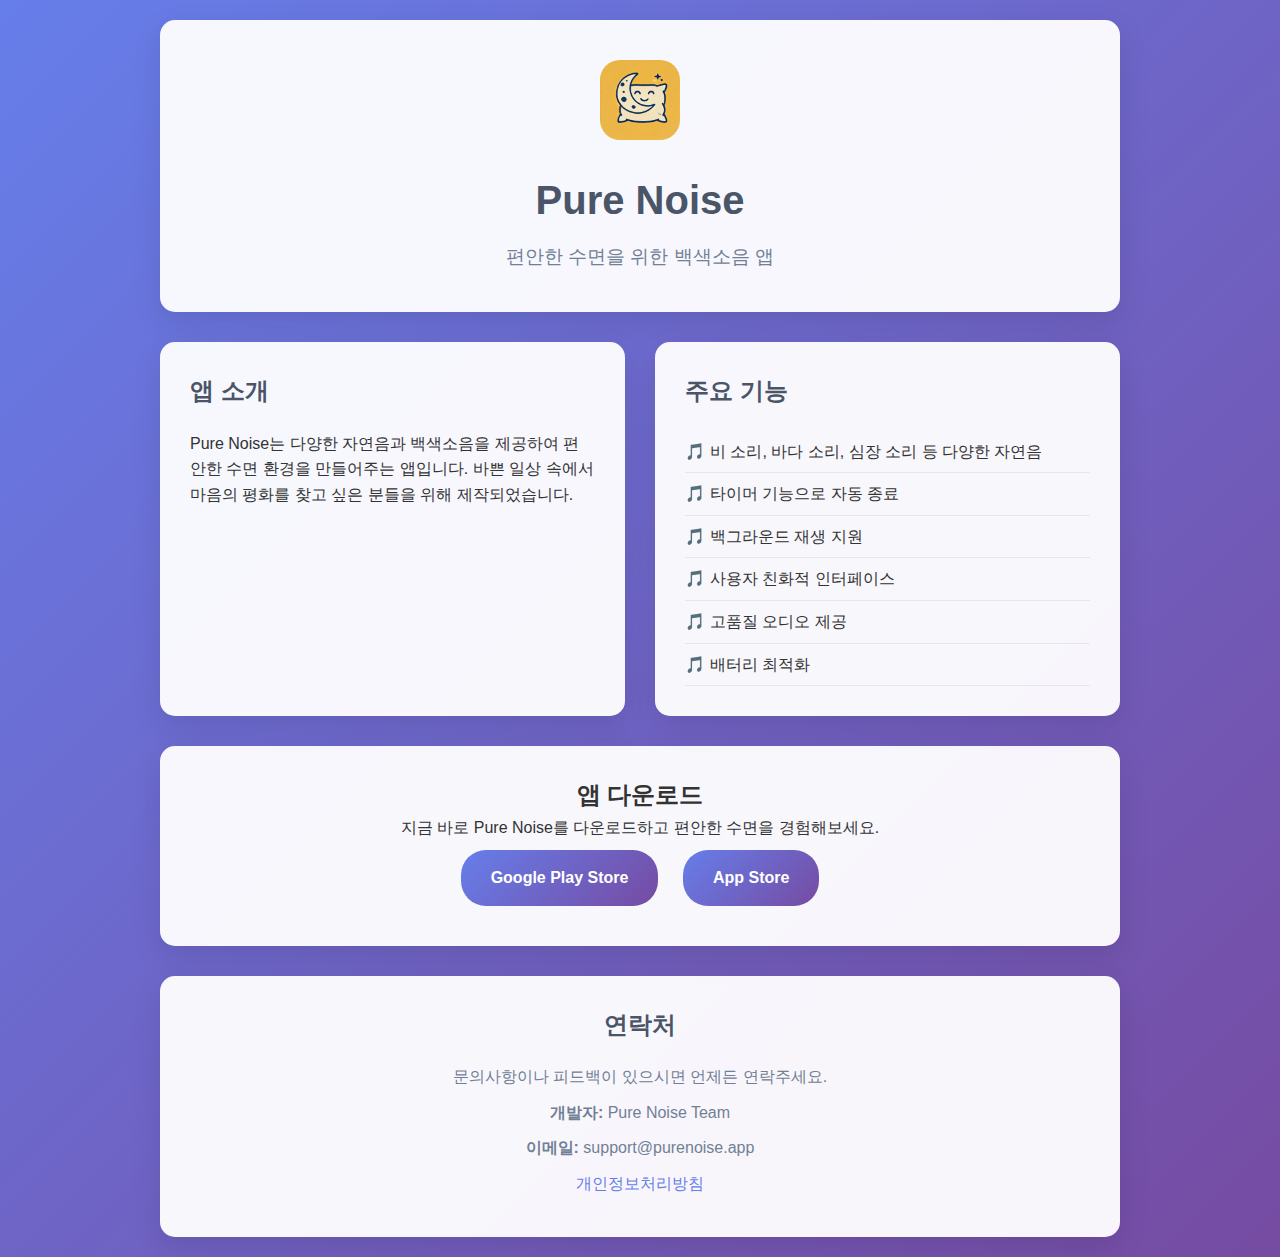
<file: index.html>
<!DOCTYPE html>
<html lang="ko">
<head>
    <meta charset="UTF-8">
    <meta name="viewport" content="width=device-width, initial-scale=1.0">
    <title>Pure Noise - 개발자 페이지</title>
    <style>
        * {
            margin: 0;
            padding: 0;
            box-sizing: border-box;
        }
        
        body {
            font-family: 'Segoe UI', Tahoma, Geneva, Verdana, sans-serif;
            line-height: 1.6;
            color: #333;
            background: linear-gradient(135deg, #667eea 0%, #764ba2 100%);
            min-height: 100vh;
        }
        
        .container {
            max-width: 1000px;
            margin: 0 auto;
            padding: 20px;
        }
        
        .header {
            text-align: center;
            background: rgba(255, 255, 255, 0.95);
            padding: 40px 20px;
            border-radius: 15px;
            margin-bottom: 30px;
            box-shadow: 0 10px 30px rgba(0, 0, 0, 0.1);
        }
        
        .header h1 {
            font-size: 2.5em;
            color: #4a5568;
            margin-bottom: 10px;
        }
        
        .header p {
            font-size: 1.2em;
            color: #718096;
        }
        
        .content {
            display: grid;
            grid-template-columns: repeat(auto-fit, minmax(300px, 1fr));
            gap: 30px;
        }
        
        .card {
            background: rgba(255, 255, 255, 0.95);
            padding: 30px;
            border-radius: 15px;
            box-shadow: 0 10px 30px rgba(0, 0, 0, 0.1);
            transition: transform 0.3s ease;
        }
        
        .card:hover {
            transform: translateY(-5px);
        }
        
        .card h2 {
            color: #4a5568;
            margin-bottom: 20px;
            font-size: 1.5em;
        }
        
        .feature-list {
            list-style: none;
        }
        
        .feature-list li {
            padding: 8px 0;
            border-bottom: 1px solid #e2e8f0;
            position: relative;
            padding-left: 25px;
        }
        
        .feature-list li:before {
            content: "🎵";
            position: absolute;
            left: 0;
        }
        
        .contact-info {
            background: rgba(255, 255, 255, 0.95);
            padding: 30px;
            border-radius: 15px;
            box-shadow: 0 10px 30px rgba(0, 0, 0, 0.1);
            text-align: center;
            margin-top: 30px;
        }
        
        .contact-info h2 {
            color: #4a5568;
            margin-bottom: 20px;
        }
        
        .contact-info p {
            margin-bottom: 10px;
            color: #718096;
        }
        
        .download-section {
            background: rgba(255, 255, 255, 0.95);
            padding: 30px;
            border-radius: 15px;
            box-shadow: 0 10px 30px rgba(0, 0, 0, 0.1);
            text-align: center;
            margin-top: 30px;
        }
        
        .download-btn {
            display: inline-block;
            background: linear-gradient(135deg, #667eea 0%, #764ba2 100%);
            color: white;
            padding: 15px 30px;
            text-decoration: none;
            border-radius: 25px;
            font-weight: bold;
            transition: transform 0.3s ease;
            margin: 10px;
        }
        
        .download-btn:hover {
            transform: scale(1.05);
        }
        
        @media (max-width: 768px) {
            .header h1 {
                font-size: 2em;
            }
            
            .content {
                grid-template-columns: 1fr;
            }
        }
    </style>
</head>
<body>
    <div class="container">
        <div class="header">
            <img src="app_icon.png" alt="Pure Noise App Icon" style="width: 80px; height: 80px; border-radius: 20px; margin-bottom: 20px;">
            <h1>Pure Noise</h1>
            <p>편안한 수면을 위한 백색소음 앱</p>
        </div>
        
        <div class="content">
            <div class="card">
                <h2>앱 소개</h2>
                <p>Pure Noise는 다양한 자연음과 백색소음을 제공하여 편안한 수면 환경을 만들어주는 앱입니다. 
                바쁜 일상 속에서 마음의 평화를 찾고 싶은 분들을 위해 제작되었습니다.</p>
            </div>
            
            <div class="card">
                <h2>주요 기능</h2>
                <ul class="feature-list">
                    <li>비 소리, 바다 소리, 심장 소리 등 다양한 자연음</li>
                    <li>타이머 기능으로 자동 종료</li>
                    <li>백그라운드 재생 지원</li>
                    <li>사용자 친화적 인터페이스</li>
                    <li>고품질 오디오 제공</li>
                    <li>배터리 최적화</li>
                </ul>
            </div>
        </div>
        
        <div class="download-section">
            <h2>앱 다운로드</h2>
            <p>지금 바로 Pure Noise를 다운로드하고 편안한 수면을 경험해보세요.</p>
            <a href="https://play.google.com/store/apps/details?id=com.orbt.pure_noise_test" class="download-btn" target="_blank">Google Play Store</a>
            <a href="#" class="download-btn">App Store</a>
        </div>
        
        <div class="contact-info">
            <h2>연락처</h2>
            <p>문의사항이나 피드백이 있으시면 언제든 연락주세요.</p>
            <p><strong>개발자:</strong> Pure Noise Team</p>
            <p><strong>이메일:</strong> support@purenoise.app</p>
            <p><a href="privacy-policy.html" style="color: #667eea; text-decoration: none;">개인정보처리방침</a></p>
        </div>
    </div>
</body>
</html>
</file>
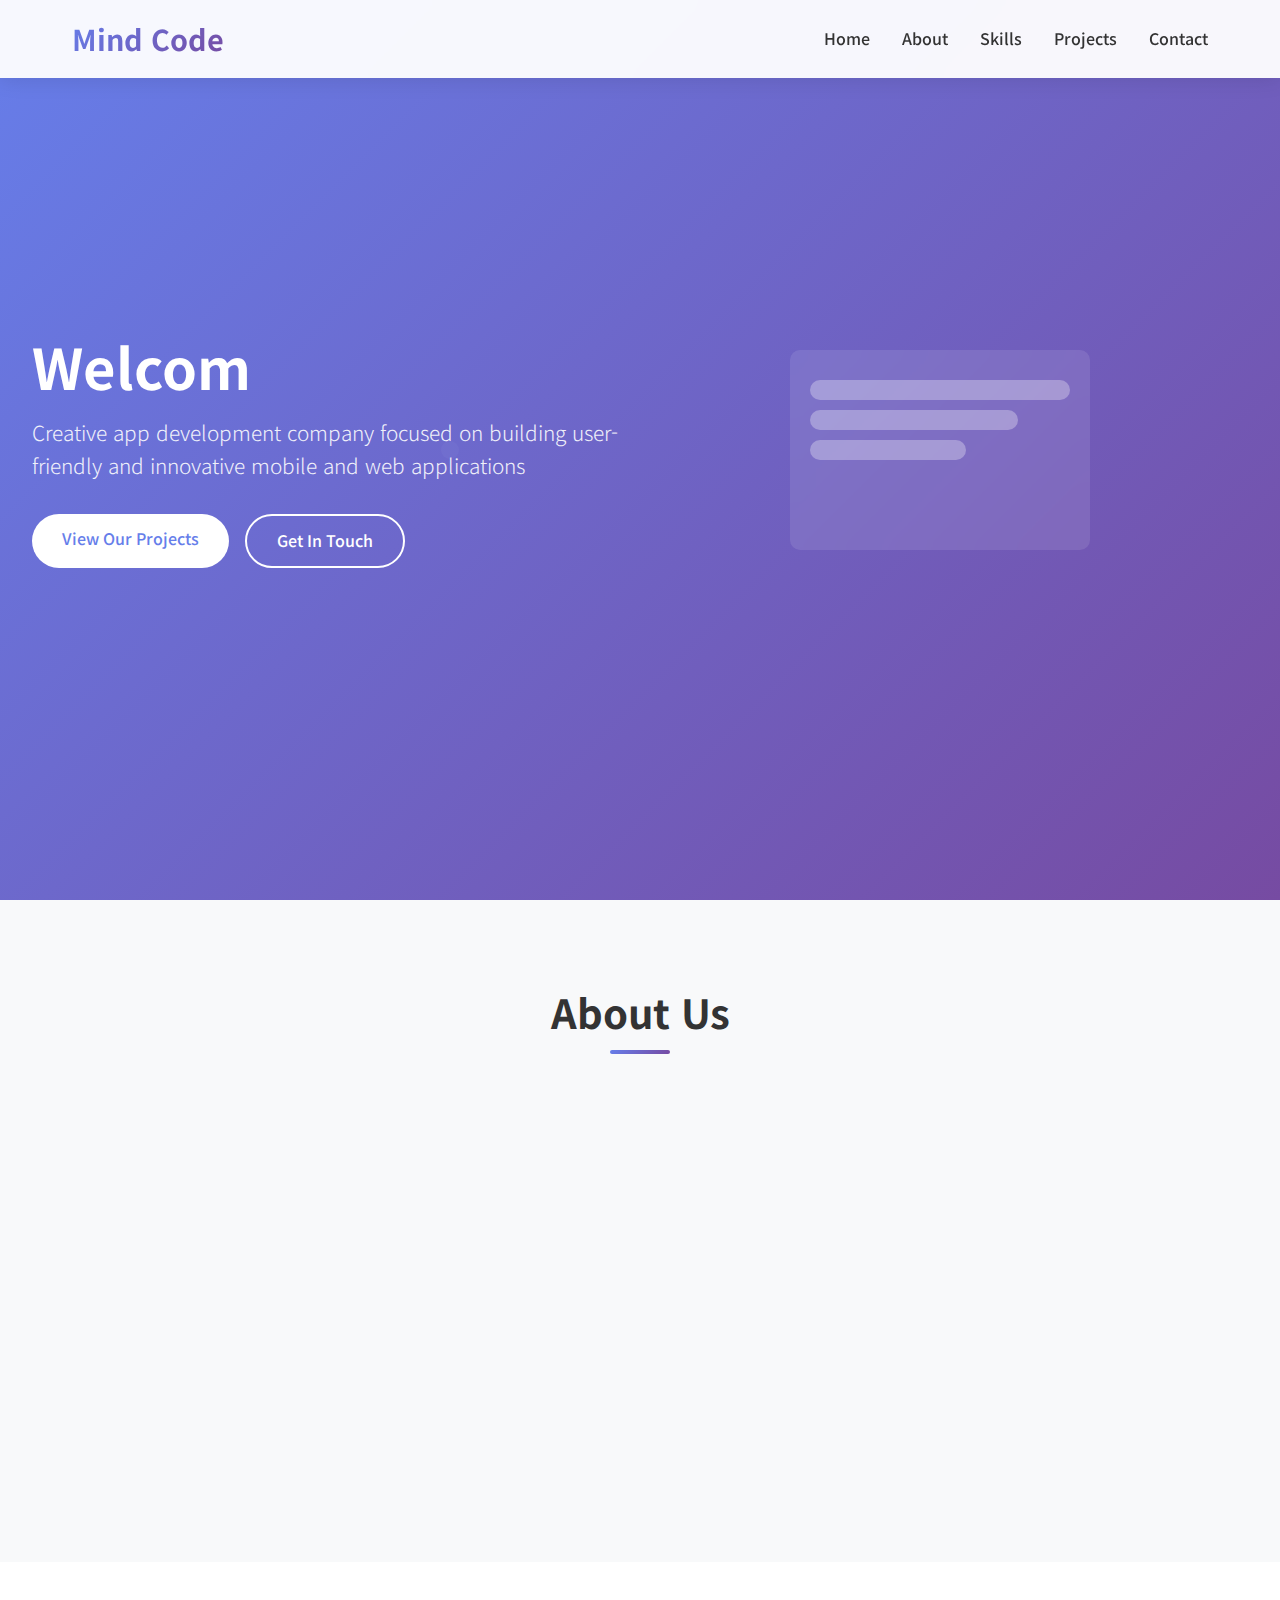
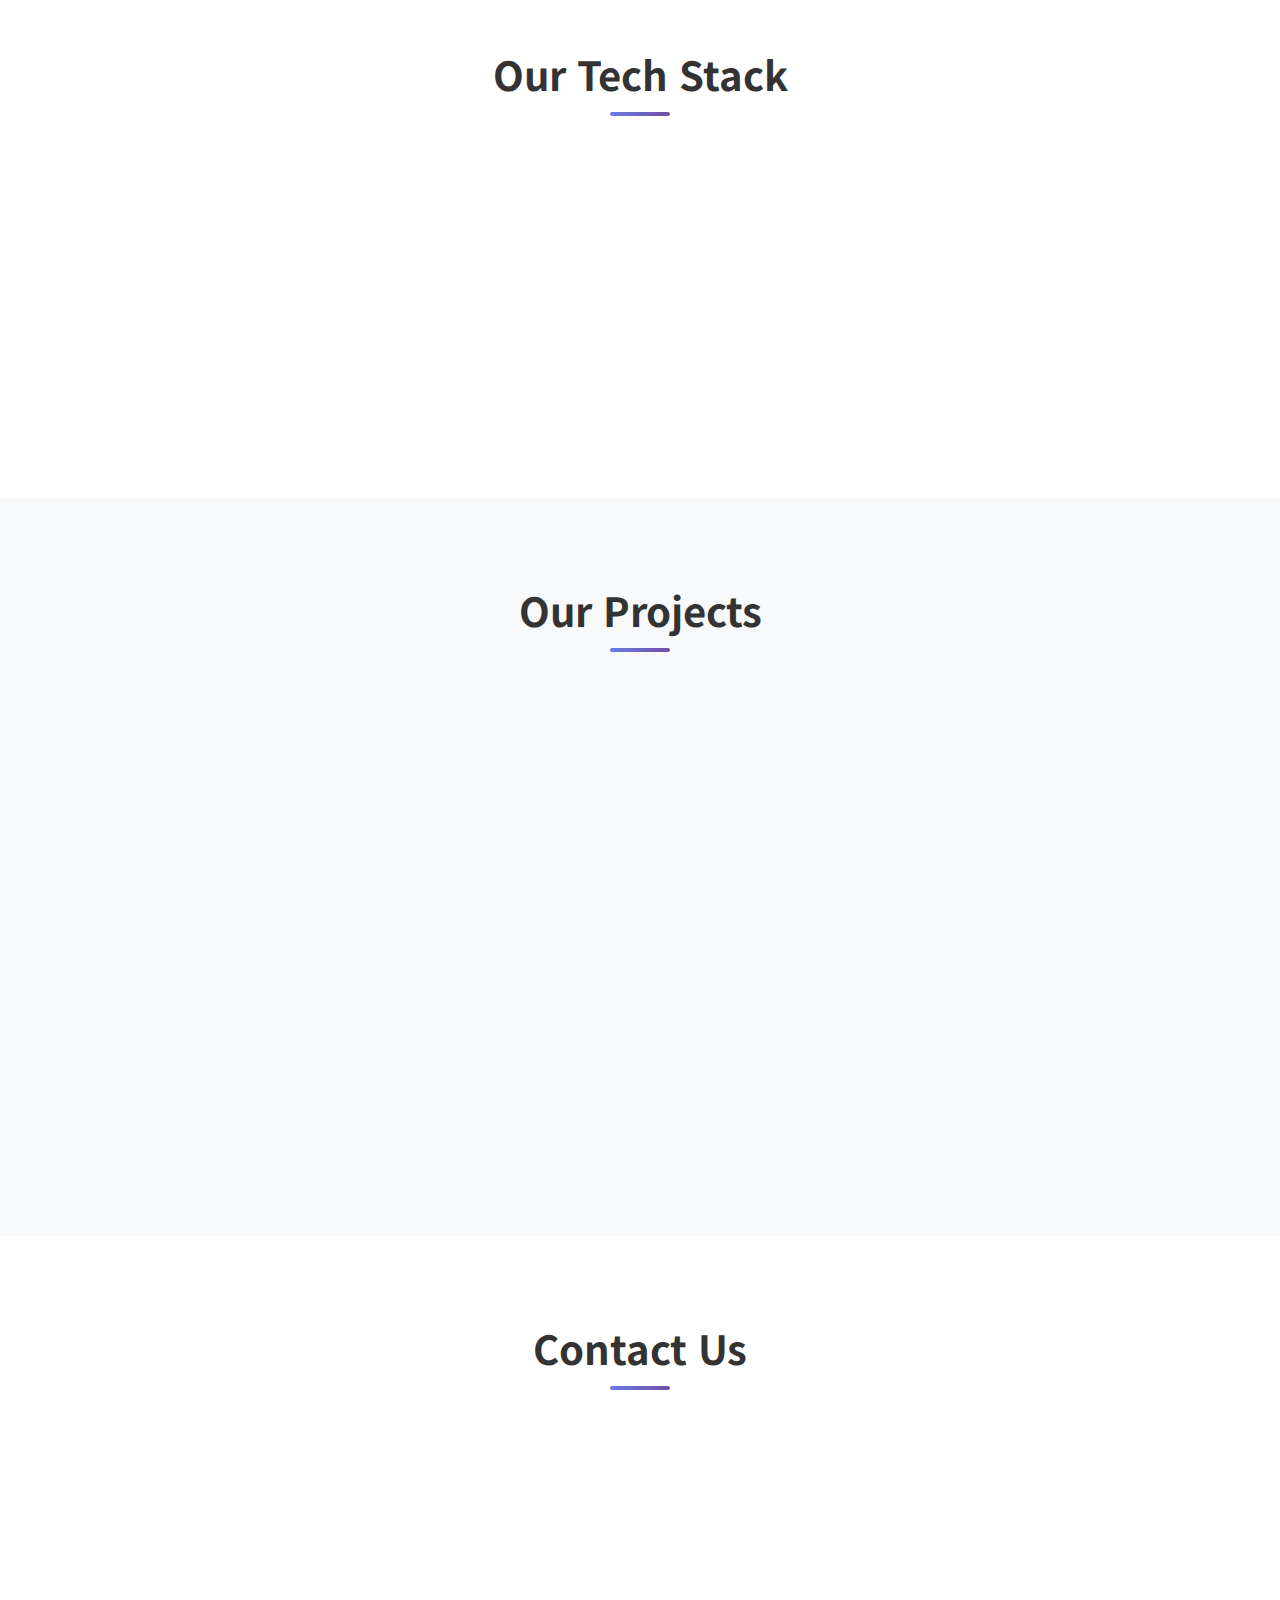
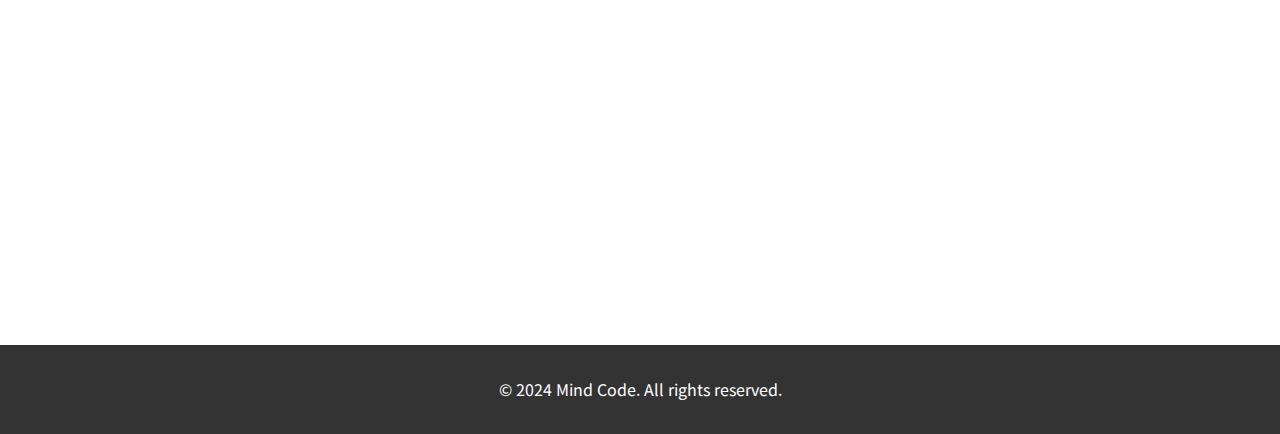
<file: mindcode/index.html>
<!DOCTYPE html>
<html lang="ko">
<head>
    <meta charset="UTF-8">
    <meta name="viewport" content="width=device-width, initial-scale=1.0">
    <meta name="google-site-verification" content="1bZiNrGXefaTRbGfgFWW5eRyc2M_R_BEFdeu9Oy9tKw" />
    <title>Mind Code - Creative App Development Company</title>
    <link rel="stylesheet" href="style.css">
    <link href="https://fonts.googleapis.com/css2?family=Noto+Sans+KR:wght@300;400;500;700&display=swap" rel="stylesheet">
</head>
<body>
    <header class="header">
        <nav class="nav">
            <div class="nav-brand">
                <h1>Mind Code</h1>
            </div>
            <ul class="nav-links">
                <li><a href="#home">Home</a></li>
                <li><a href="#about">About</a></li>
                <li><a href="#skills">Skills</a></li>
                <li><a href="#projects">Projects</a></li>
                <li><a href="#contact">Contact</a></li>
            </ul>
            <div class="hamburger">
                <span></span>
                <span></span>
                <span></span>
            </div>
        </nav>
    </header>

    <main>
        <!-- Hero Section -->
        <section id="home" class="hero">
            <div class="hero-content">
                <h1 class="hero-title">Welcome to <span class="highlight">Mind Code</span></h1>
                <p class="hero-subtitle">Creative app development company focused on building user-friendly and innovative mobile and web applications</p>
                <div class="hero-buttons">
                    <a href="#projects" class="btn btn-primary">View Our Projects</a>
                    <a href="#contact" class="btn btn-secondary">Get In Touch</a>
                </div>
            </div>
            <div class="hero-image">
                <div class="code-animation">
                    <div class="code-line"></div>
                    <div class="code-line"></div>
                    <div class="code-line"></div>
                </div>
            </div>
        </section>

        <!-- About Section -->
        <section id="about" class="about">
            <div class="container">
                <h2 class="section-title">About Us</h2>
                <div class="about-content">
                    <div class="about-text">
                        <p>We are a creative app development company focused on building user-friendly and innovative mobile and web applications. Our team specializes in combining modern technology with practical solutions to deliver apps that improve everyday life.</p>
                        <p>From idea to launch, we handle the full development process with a passion for quality and usability. We believe in creating digital solutions that not only meet technical requirements but also provide exceptional user experiences.</p>
                        <div class="about-stats">
                            <div class="stat">
                                <h3>5+</h3>
                                <p>Years Experience</p>
                            </div>
                            <div class="stat">
                                <h3>50+</h3>
                                <p>Projects Completed</p>
                            </div>
                            <div class="stat">
                                <h3>100%</h3>
                                <p>Client Satisfaction</p>
                            </div>
                        </div>
                    </div>
                </div>
            </div>
        </section>

        <!-- Skills Section -->
        <section id="skills" class="skills">
            <div class="container">
                <h2 class="section-title">Our Tech Stack</h2>
                <div class="skills-grid">
                    <div class="skill-category">
                        <h3>Frontend</h3>
                        <div class="skill-items">
                            <span class="skill-item">HTML5</span>
                            <span class="skill-item">CSS3</span>
                            <span class="skill-item">JavaScript</span>
                            <span class="skill-item">React</span>
                            <span class="skill-item">Vue.js</span>
                        </div>
                    </div>
                    <div class="skill-category">
                        <h3>Backend</h3>
                        <div class="skill-items">
                            <span class="skill-item">Node.js</span>
                            <span class="skill-item">Python</span>
                            <span class="skill-item">Java</span>
                            <span class="skill-item">Express</span>
                            <span class="skill-item">Django</span>
                        </div>
                    </div>
                    <div class="skill-category">
                        <h3>Database</h3>
                        <div class="skill-items">
                            <span class="skill-item">MySQL</span>
                            <span class="skill-item">MongoDB</span>
                            <span class="skill-item">PostgreSQL</span>
                            <span class="skill-item">Redis</span>
                        </div>
                    </div>
                    <div class="skill-category">
                        <h3>Tools</h3>
                        <div class="skill-items">
                            <span class="skill-item">Git</span>
                            <span class="skill-item">Docker</span>
                            <span class="skill-item">AWS</span>
                            <span class="skill-item">Figma</span>
                        </div>
                    </div>
                </div>
            </div>
        </section>

        <!-- Projects Section -->
        <section id="projects" class="projects">
            <div class="container">
                <h2 class="section-title">Our Projects</h2>
                <div class="projects-grid">
                    <div class="project-card">
                        <div class="project-image">
                            <div class="project-placeholder">Project Image</div>
                        </div>
                        <div class="project-content">
                            <h3>E-commerce Platform</h3>
                            <p>Full-stack e-commerce platform built with React and Node.js</p>
                            <div class="project-tech">
                                <span>React</span>
                                <span>Node.js</span>
                                <span>MongoDB</span>
                            </div>
                            <div class="project-links">
                                <a href="#" class="project-link">Live Demo</a>
                                <a href="#" class="project-link">GitHub</a>
                            </div>
                        </div>
                    </div>
                    
                    <div class="project-card">
                        <div class="project-image">
                            <div class="project-placeholder">Project Image</div>
                        </div>
                        <div class="project-content">
                            <h3>Mobile App</h3>
                            <p>Cross-platform mobile application built with React Native</p>
                            <div class="project-tech">
                                <span>React Native</span>
                                <span>Firebase</span>
                                <span>Redux</span>
                            </div>
                            <div class="project-links">
                                <a href="#" class="project-link">Download App</a>
                                <a href="#" class="project-link">GitHub</a>
                            </div>
                        </div>
                    </div>

                    <div class="project-card">
                        <div class="project-image">
                            <div class="project-placeholder">Project Image</div>
                        </div>
                        <div class="project-content">
                            <h3>Data Analytics Dashboard</h3>
                            <p>Real-time data visualization dashboard built with Python and D3.js</p>
                            <div class="project-tech">
                                <span>Python</span>
                                <span>D3.js</span>
                                <span>Flask</span>
                            </div>
                            <div class="project-links">
                                <a href="#" class="project-link">Live Demo</a>
                                <a href="#" class="project-link">GitHub</a>
                            </div>
                        </div>
                    </div>
                </div>
            </div>
        </section>

        <!-- Contact Section -->
        <section id="contact" class="contact">
            <div class="container">
                <h2 class="section-title">Contact Us</h2>
                <div class="contact-content">
                    <div class="contact-info">
                        <h3>Let's Work Together!</h3>
                        <p>Interested in starting a new project or collaboration? We'd love to hear from you.</p>
                        <div class="contact-items">
                            <div class="contact-item">
                                <strong>Email</strong>
                                <span>mind.code09@gmail.com</span>
                            </div>
                            <div class="contact-item">
                                <strong>GitHub</strong>
                                <span>github.com/castela0119</span>
                            </div>
                            <div class="contact-item">
                                <strong>Website</strong>
                                <span>castela0119.github.io</span>
                            </div>
                        </div>
                    </div>
                    <div class="contact-form">
                        <form>
                            <div class="form-group">
                                <input type="text" placeholder="Your Name" required>
                            </div>
                            <div class="form-group">
                                <input type="email" placeholder="Your Email" required>
                            </div>
                            <div class="form-group">
                                <textarea placeholder="Your Message" rows="5" required></textarea>
                            </div>
                            <button type="submit" class="btn btn-primary">Send Message</button>
                        </form>
                    </div>
                </div>
            </div>
        </section>
    </main>

    <footer class="footer">
        <div class="container">
            <p>&copy; 2024 Mind Code. All rights reserved.</p>
        </div>
    </footer>

    <script src="script.js"></script>
</body>
</html>
</file>
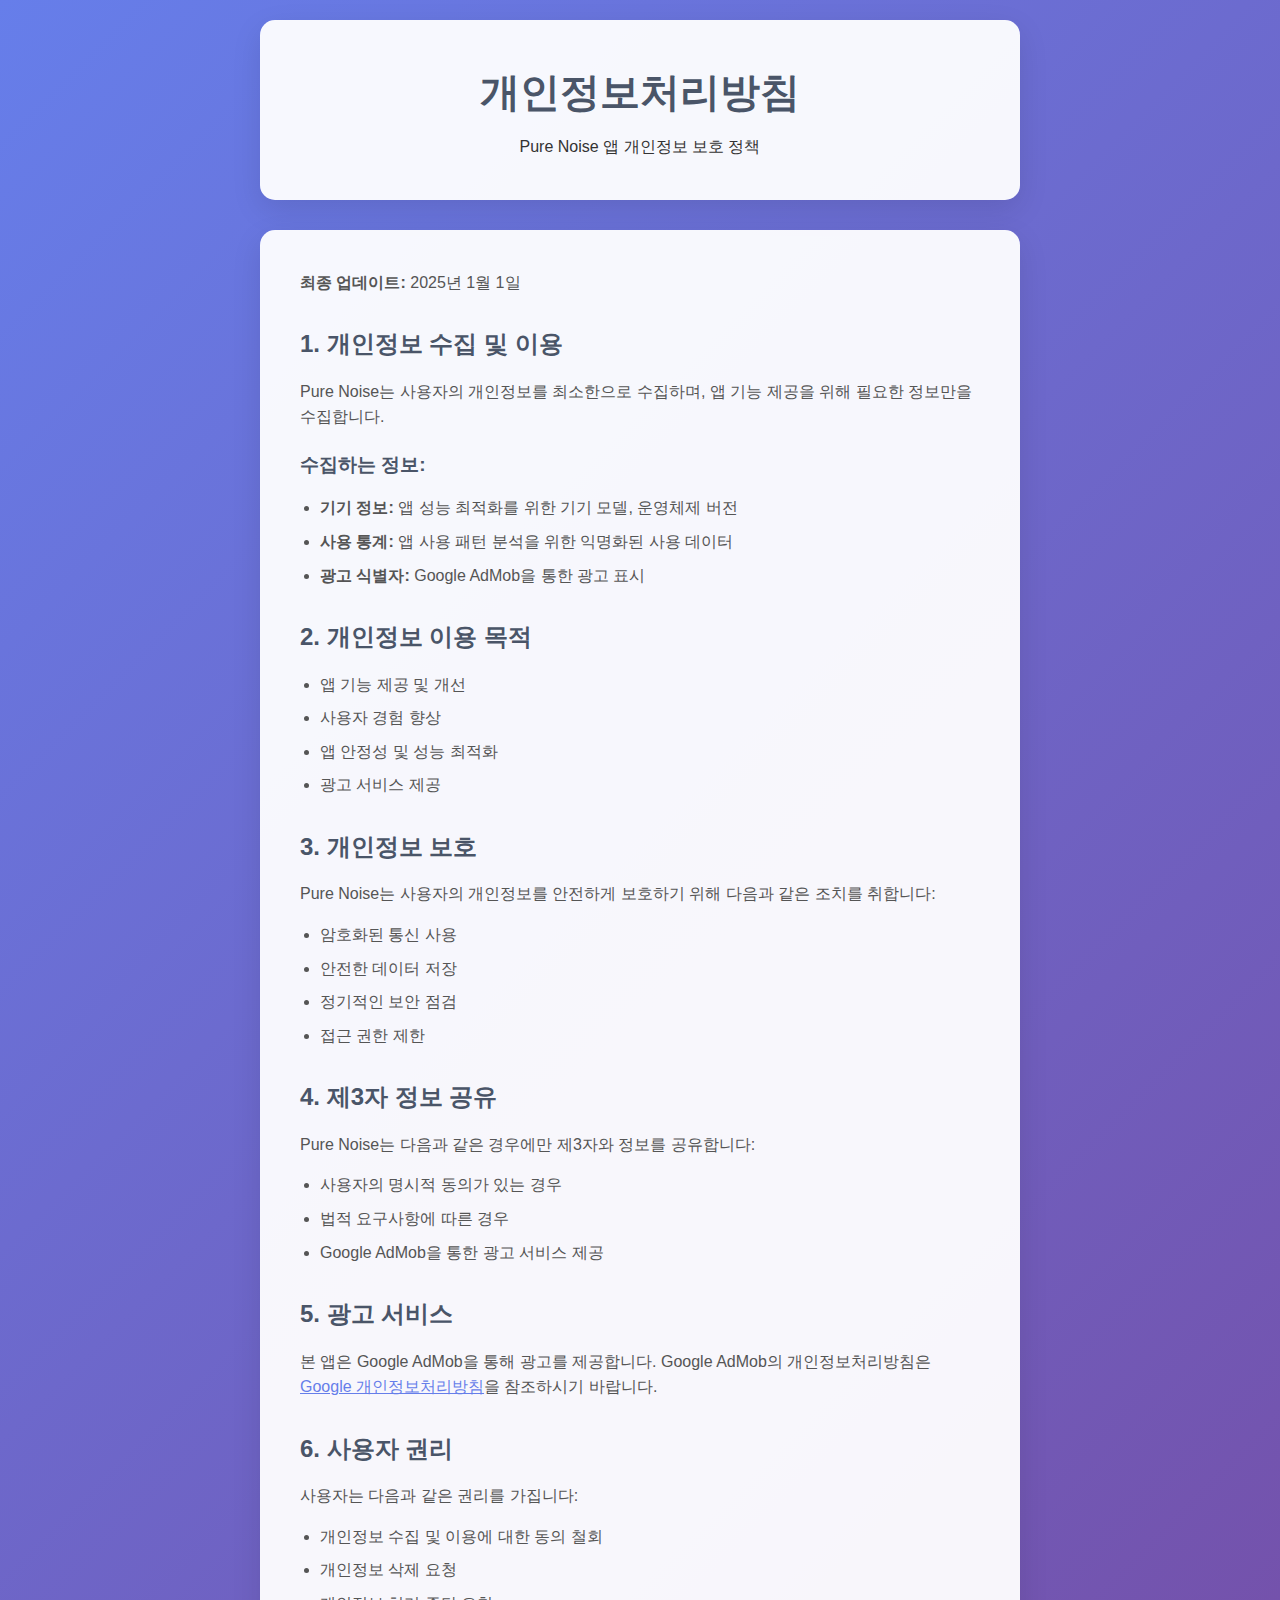
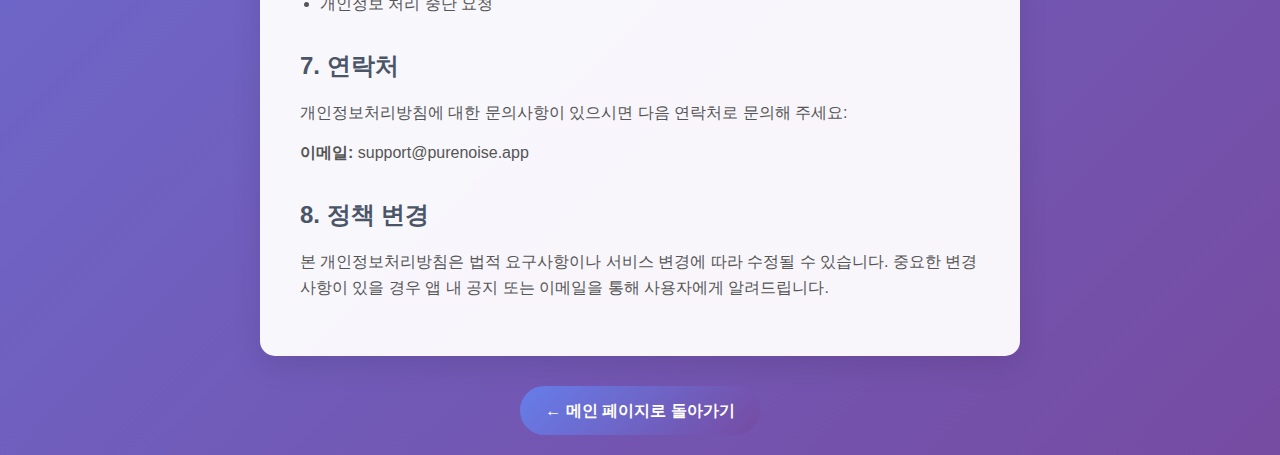
<file: privacy-policy.html>
<!DOCTYPE html>
<html lang="ko">
<head>
    <meta charset="UTF-8">
    <meta name="viewport" content="width=device-width, initial-scale=1.0">
    <title>개인정보처리방침 - Pure Noise</title>
    <style>
        * {
            margin: 0;
            padding: 0;
            box-sizing: border-box;
        }
        
        body {
            font-family: 'Segoe UI', Tahoma, Geneva, Verdana, sans-serif;
            line-height: 1.6;
            color: #333;
            background: linear-gradient(135deg, #667eea 0%, #764ba2 100%);
            min-height: 100vh;
        }
        
        .container {
            max-width: 800px;
            margin: 0 auto;
            padding: 20px;
        }
        
        .header {
            text-align: center;
            background: rgba(255, 255, 255, 0.95);
            padding: 40px 20px;
            border-radius: 15px;
            margin-bottom: 30px;
            box-shadow: 0 10px 30px rgba(0, 0, 0, 0.1);
        }
        
        .header h1 {
            font-size: 2.5em;
            color: #4a5568;
            margin-bottom: 10px;
        }
        
        .content {
            background: rgba(255, 255, 255, 0.95);
            padding: 40px;
            border-radius: 15px;
            box-shadow: 0 10px 30px rgba(0, 0, 0, 0.1);
        }
        
        .content h2 {
            color: #4a5568;
            margin: 30px 0 15px 0;
            font-size: 1.5em;
        }
        
        .content h3 {
            color: #4a5568;
            margin: 20px 0 10px 0;
            font-size: 1.2em;
        }
        
        .content p {
            margin-bottom: 15px;
            color: #555;
        }
        
        .content ul {
            margin: 15px 0;
            padding-left: 20px;
        }
        
        .content li {
            margin-bottom: 8px;
            color: #555;
        }
        
        .back-link {
            text-align: center;
            margin-top: 30px;
        }
        
        .back-link a {
            display: inline-block;
            background: linear-gradient(135deg, #667eea 0%, #764ba2 100%);
            color: white;
            padding: 12px 25px;
            text-decoration: none;
            border-radius: 25px;
            font-weight: bold;
            transition: transform 0.3s ease;
        }
        
        .back-link a:hover {
            transform: scale(1.05);
        }
        
        @media (max-width: 768px) {
            .header h1 {
                font-size: 2em;
            }
            
            .content {
                padding: 20px;
            }
        }
    </style>
</head>
<body>
    <div class="container">
        <div class="header">
            <h1>개인정보처리방침</h1>
            <p>Pure Noise 앱 개인정보 보호 정책</p>
        </div>
        
        <div class="content">
            <p><strong>최종 업데이트:</strong> 2025년 1월 1일</p>
            
            <h2>1. 개인정보 수집 및 이용</h2>
            <p>Pure Noise는 사용자의 개인정보를 최소한으로 수집하며, 앱 기능 제공을 위해 필요한 정보만을 수집합니다.</p>
            
            <h3>수집하는 정보:</h3>
            <ul>
                <li><strong>기기 정보:</strong> 앱 성능 최적화를 위한 기기 모델, 운영체제 버전</li>
                <li><strong>사용 통계:</strong> 앱 사용 패턴 분석을 위한 익명화된 사용 데이터</li>
                <li><strong>광고 식별자:</strong> Google AdMob을 통한 광고 표시</li>
            </ul>
            
            <h2>2. 개인정보 이용 목적</h2>
            <ul>
                <li>앱 기능 제공 및 개선</li>
                <li>사용자 경험 향상</li>
                <li>앱 안정성 및 성능 최적화</li>
                <li>광고 서비스 제공</li>
            </ul>
            
            <h2>3. 개인정보 보호</h2>
            <p>Pure Noise는 사용자의 개인정보를 안전하게 보호하기 위해 다음과 같은 조치를 취합니다:</p>
            <ul>
                <li>암호화된 통신 사용</li>
                <li>안전한 데이터 저장</li>
                <li>정기적인 보안 점검</li>
                <li>접근 권한 제한</li>
            </ul>
            
            <h2>4. 제3자 정보 공유</h2>
            <p>Pure Noise는 다음과 같은 경우에만 제3자와 정보를 공유합니다:</p>
            <ul>
                <li>사용자의 명시적 동의가 있는 경우</li>
                <li>법적 요구사항에 따른 경우</li>
                <li>Google AdMob을 통한 광고 서비스 제공</li>
            </ul>
            
            <h2>5. 광고 서비스</h2>
            <p>본 앱은 Google AdMob을 통해 광고를 제공합니다. Google AdMob의 개인정보처리방침은 <a href="https://policies.google.com/privacy" target="_blank" style="color: #667eea;">Google 개인정보처리방침</a>을 참조하시기 바랍니다.</p>
            
            <h2>6. 사용자 권리</h2>
            <p>사용자는 다음과 같은 권리를 가집니다:</p>
            <ul>
                <li>개인정보 수집 및 이용에 대한 동의 철회</li>
                <li>개인정보 삭제 요청</li>
                <li>개인정보 처리 중단 요청</li>
            </ul>
            
            <h2>7. 연락처</h2>
            <p>개인정보처리방침에 대한 문의사항이 있으시면 다음 연락처로 문의해 주세요:</p>
            <p><strong>이메일:</strong> support@purenoise.app</p>
            
            <h2>8. 정책 변경</h2>
            <p>본 개인정보처리방침은 법적 요구사항이나 서비스 변경에 따라 수정될 수 있습니다. 중요한 변경사항이 있을 경우 앱 내 공지 또는 이메일을 통해 사용자에게 알려드립니다.</p>
        </div>
        
        <div class="back-link">
            <a href="index.html">← 메인 페이지로 돌아가기</a>
        </div>
    </div>
</body>
</html>
</file>
<file: mindcode/style.css>
/* Reset and Base Styles */
* {
    margin: 0;
    padding: 0;
    box-sizing: border-box;
}

html {
    scroll-behavior: smooth;
}

body {
    font-family: 'Noto Sans KR', sans-serif;
    line-height: 1.6;
    color: #333;
    background-color: #ffffff;
}

.container {
    max-width: 1200px;
    margin: 0 auto;
    padding: 0 20px;
}

/* Header Styles */
.header {
    position: fixed;
    top: 0;
    width: 100%;
    background: rgba(255, 255, 255, 0.95);
    backdrop-filter: blur(10px);
    z-index: 1000;
    box-shadow: 0 2px 20px rgba(0, 0, 0, 0.1);
    transition: all 0.3s ease;
}

.nav {
    display: flex;
    justify-content: space-between;
    align-items: center;
    padding: 1rem 2rem;
    max-width: 1200px;
    margin: 0 auto;
}

.nav-brand h1 {
    font-size: 1.8rem;
    font-weight: 700;
    background: linear-gradient(135deg, #667eea 0%, #764ba2 100%);
    -webkit-background-clip: text;
    -webkit-text-fill-color: transparent;
    background-clip: text;
}

.nav-links {
    display: flex;
    list-style: none;
    gap: 2rem;
}

.nav-links a {
    text-decoration: none;
    color: #333;
    font-weight: 500;
    transition: color 0.3s ease;
    position: relative;
}

.nav-links a:hover {
    color: #667eea;
}

.nav-links a::after {
    content: '';
    position: absolute;
    width: 0;
    height: 2px;
    bottom: -5px;
    left: 0;
    background: linear-gradient(135deg, #667eea 0%, #764ba2 100%);
    transition: width 0.3s ease;
}

.nav-links a:hover::after {
    width: 100%;
}

.hamburger {
    display: none;
    flex-direction: column;
    cursor: pointer;
}

.hamburger span {
    width: 25px;
    height: 3px;
    background: #333;
    margin: 3px 0;
    transition: 0.3s;
}

/* Hero Section */
.hero {
    min-height: 100vh;
    display: flex;
    align-items: center;
    padding: 0 2rem;
    background: linear-gradient(135deg, #667eea 0%, #764ba2 100%);
    color: white;
    position: relative;
    overflow: hidden;
}

.hero::before {
    content: '';
    position: absolute;
    top: 0;
    left: 0;
    right: 0;
    bottom: 0;
    background: url('data:image/svg+xml,<svg xmlns="http://www.w3.org/2000/svg" viewBox="0 0 100 100"><defs><pattern id="grain" width="100" height="100" patternUnits="userSpaceOnUse"><circle cx="50" cy="50" r="1" fill="white" opacity="0.1"/></pattern></defs><rect width="100" height="100" fill="url(%23grain)"/></svg>');
    opacity: 0.3;
}

.hero-content {
    flex: 1;
    max-width: 600px;
    z-index: 2;
    position: relative;
}

.hero-title {
    font-size: 3.5rem;
    font-weight: 700;
    margin-bottom: 1rem;
    line-height: 1.2;
}

.highlight {
    background: linear-gradient(135deg, #ffd700 0%, #ffed4e 100%);
    -webkit-background-clip: text;
    -webkit-text-fill-color: transparent;
    background-clip: text;
}

.hero-subtitle {
    font-size: 1.3rem;
    margin-bottom: 2rem;
    opacity: 0.9;
    font-weight: 300;
}

.hero-buttons {
    display: flex;
    gap: 1rem;
    flex-wrap: wrap;
}

.btn {
    padding: 12px 30px;
    border: none;
    border-radius: 50px;
    font-size: 1rem;
    font-weight: 500;
    text-decoration: none;
    display: inline-block;
    transition: all 0.3s ease;
    cursor: pointer;
}

.btn-primary {
    background: white;
    color: #667eea;
}

.btn-primary:hover {
    background: #f8f9fa;
    transform: translateY(-2px);
    box-shadow: 0 10px 20px rgba(0, 0, 0, 0.1);
}

.btn-secondary {
    background: transparent;
    color: white;
    border: 2px solid white;
}

.btn-secondary:hover {
    background: white;
    color: #667eea;
    transform: translateY(-2px);
}

.hero-image {
    flex: 1;
    display: flex;
    justify-content: center;
    align-items: center;
    z-index: 2;
    position: relative;
}

.code-animation {
    width: 300px;
    height: 200px;
    background: rgba(255, 255, 255, 0.1);
    border-radius: 10px;
    padding: 20px;
    backdrop-filter: blur(10px);
}

.code-line {
    height: 20px;
    background: rgba(255, 255, 255, 0.3);
    margin: 10px 0;
    border-radius: 10px;
    animation: pulse 2s infinite;
}

.code-line:nth-child(2) {
    width: 80%;
    animation-delay: 0.5s;
}

.code-line:nth-child(3) {
    width: 60%;
    animation-delay: 1s;
}

@keyframes pulse {
    0%, 100% { opacity: 0.3; }
    50% { opacity: 0.7; }
}

/* Section Styles */
section {
    padding: 80px 0;
}

.section-title {
    text-align: center;
    font-size: 2.5rem;
    font-weight: 700;
    margin-bottom: 3rem;
    color: #333;
    position: relative;
}

.section-title::after {
    content: '';
    position: absolute;
    bottom: -10px;
    left: 50%;
    transform: translateX(-50%);
    width: 60px;
    height: 4px;
    background: linear-gradient(135deg, #667eea 0%, #764ba2 100%);
    border-radius: 2px;
}

/* About Section */
.about {
    background: #f8f9fa;
}

.about-content {
    max-width: 800px;
    margin: 0 auto;
    text-align: center;
}

.about-text p {
    font-size: 1.1rem;
    margin-bottom: 1.5rem;
    color: #666;
    line-height: 1.8;
}

.about-stats {
    display: flex;
    justify-content: center;
    gap: 3rem;
    margin-top: 3rem;
}

.stat {
    text-align: center;
}

.stat h3 {
    font-size: 2.5rem;
    font-weight: 700;
    color: #667eea;
    margin-bottom: 0.5rem;
}

.stat p {
    color: #666;
    font-weight: 500;
}

/* Skills Section */
.skills-grid {
    display: grid;
    grid-template-columns: repeat(auto-fit, minmax(250px, 1fr));
    gap: 2rem;
}

.skill-category {
    background: white;
    padding: 2rem;
    border-radius: 15px;
    box-shadow: 0 10px 30px rgba(0, 0, 0, 0.1);
    transition: transform 0.3s ease;
}

.skill-category:hover {
    transform: translateY(-5px);
}

.skill-category h3 {
    font-size: 1.3rem;
    font-weight: 600;
    margin-bottom: 1.5rem;
    color: #333;
    text-align: center;
}

.skill-items {
    display: flex;
    flex-wrap: wrap;
    gap: 0.8rem;
    justify-content: center;
}

.skill-item {
    background: linear-gradient(135deg, #667eea 0%, #764ba2 100%);
    color: white;
    padding: 8px 16px;
    border-radius: 20px;
    font-size: 0.9rem;
    font-weight: 500;
}

/* Projects Section */
.projects {
    background: #f8f9fa;
}

.projects-grid {
    display: grid;
    grid-template-columns: repeat(auto-fit, minmax(350px, 1fr));
    gap: 2rem;
}

.project-card {
    background: white;
    border-radius: 15px;
    overflow: hidden;
    box-shadow: 0 10px 30px rgba(0, 0, 0, 0.1);
    transition: transform 0.3s ease;
}

.project-card:hover {
    transform: translateY(-10px);
}

.project-image {
    height: 200px;
    background: linear-gradient(135deg, #667eea 0%, #764ba2 100%);
    display: flex;
    align-items: center;
    justify-content: center;
}

.project-placeholder {
    color: white;
    font-size: 1.1rem;
    font-weight: 500;
}

.project-content {
    padding: 2rem;
}

.project-content h3 {
    font-size: 1.3rem;
    font-weight: 600;
    margin-bottom: 1rem;
    color: #333;
}

.project-content p {
    color: #666;
    margin-bottom: 1.5rem;
    line-height: 1.6;
}

.project-tech {
    display: flex;
    flex-wrap: wrap;
    gap: 0.5rem;
    margin-bottom: 1.5rem;
}

.project-tech span {
    background: #e9ecef;
    color: #495057;
    padding: 4px 12px;
    border-radius: 15px;
    font-size: 0.8rem;
    font-weight: 500;
}

.project-links {
    display: flex;
    gap: 1rem;
}

.project-link {
    color: #667eea;
    text-decoration: none;
    font-weight: 500;
    transition: color 0.3s ease;
}

.project-link:hover {
    color: #764ba2;
}

/* Contact Section */
.contact-content {
    display: grid;
    grid-template-columns: 1fr 1fr;
    gap: 4rem;
    align-items: start;
}

.contact-info h3 {
    font-size: 1.8rem;
    font-weight: 600;
    margin-bottom: 1rem;
    color: #333;
}

.contact-info p {
    color: #666;
    margin-bottom: 2rem;
    line-height: 1.6;
}

.contact-items {
    display: flex;
    flex-direction: column;
    gap: 1rem;
}

.contact-item {
    display: flex;
    flex-direction: column;
    gap: 0.3rem;
}

.contact-item strong {
    color: #333;
    font-weight: 600;
}

.contact-item span {
    color: #667eea;
    font-weight: 500;
}

.contact-form {
    background: #f8f9fa;
    padding: 2rem;
    border-radius: 15px;
}

.form-group {
    margin-bottom: 1.5rem;
}

.form-group input,
.form-group textarea {
    width: 100%;
    padding: 12px 16px;
    border: 2px solid #e9ecef;
    border-radius: 8px;
    font-size: 1rem;
    transition: border-color 0.3s ease;
    font-family: inherit;
}

.form-group input:focus,
.form-group textarea:focus {
    outline: none;
    border-color: #667eea;
}

.form-group textarea {
    resize: vertical;
    min-height: 120px;
}

/* Footer */
.footer {
    background: #333;
    color: white;
    text-align: center;
    padding: 2rem 0;
}

/* Responsive Design */
@media (max-width: 768px) {
    .nav-links {
        display: none;
    }
    
    .hamburger {
        display: flex;
    }
    
    .hero {
        flex-direction: column;
        text-align: center;
        padding: 2rem;
    }
    
    .hero-title {
        font-size: 2.5rem;
    }
    
    .hero-subtitle {
        font-size: 1.1rem;
    }
    
    .hero-buttons {
        justify-content: center;
    }
    
    .about-stats {
        flex-direction: column;
        gap: 2rem;
    }
    
    .contact-content {
        grid-template-columns: 1fr;
        gap: 2rem;
    }
    
    .projects-grid {
        grid-template-columns: 1fr;
    }
    
    .skills-grid {
        grid-template-columns: 1fr;
    }
}

@media (max-width: 480px) {
    .hero-title {
        font-size: 2rem;
    }
    
    .section-title {
        font-size: 2rem;
    }
    
    .nav {
        padding: 1rem;
    }
    
    .container {
        padding: 0 15px;
    }
}
</file>
